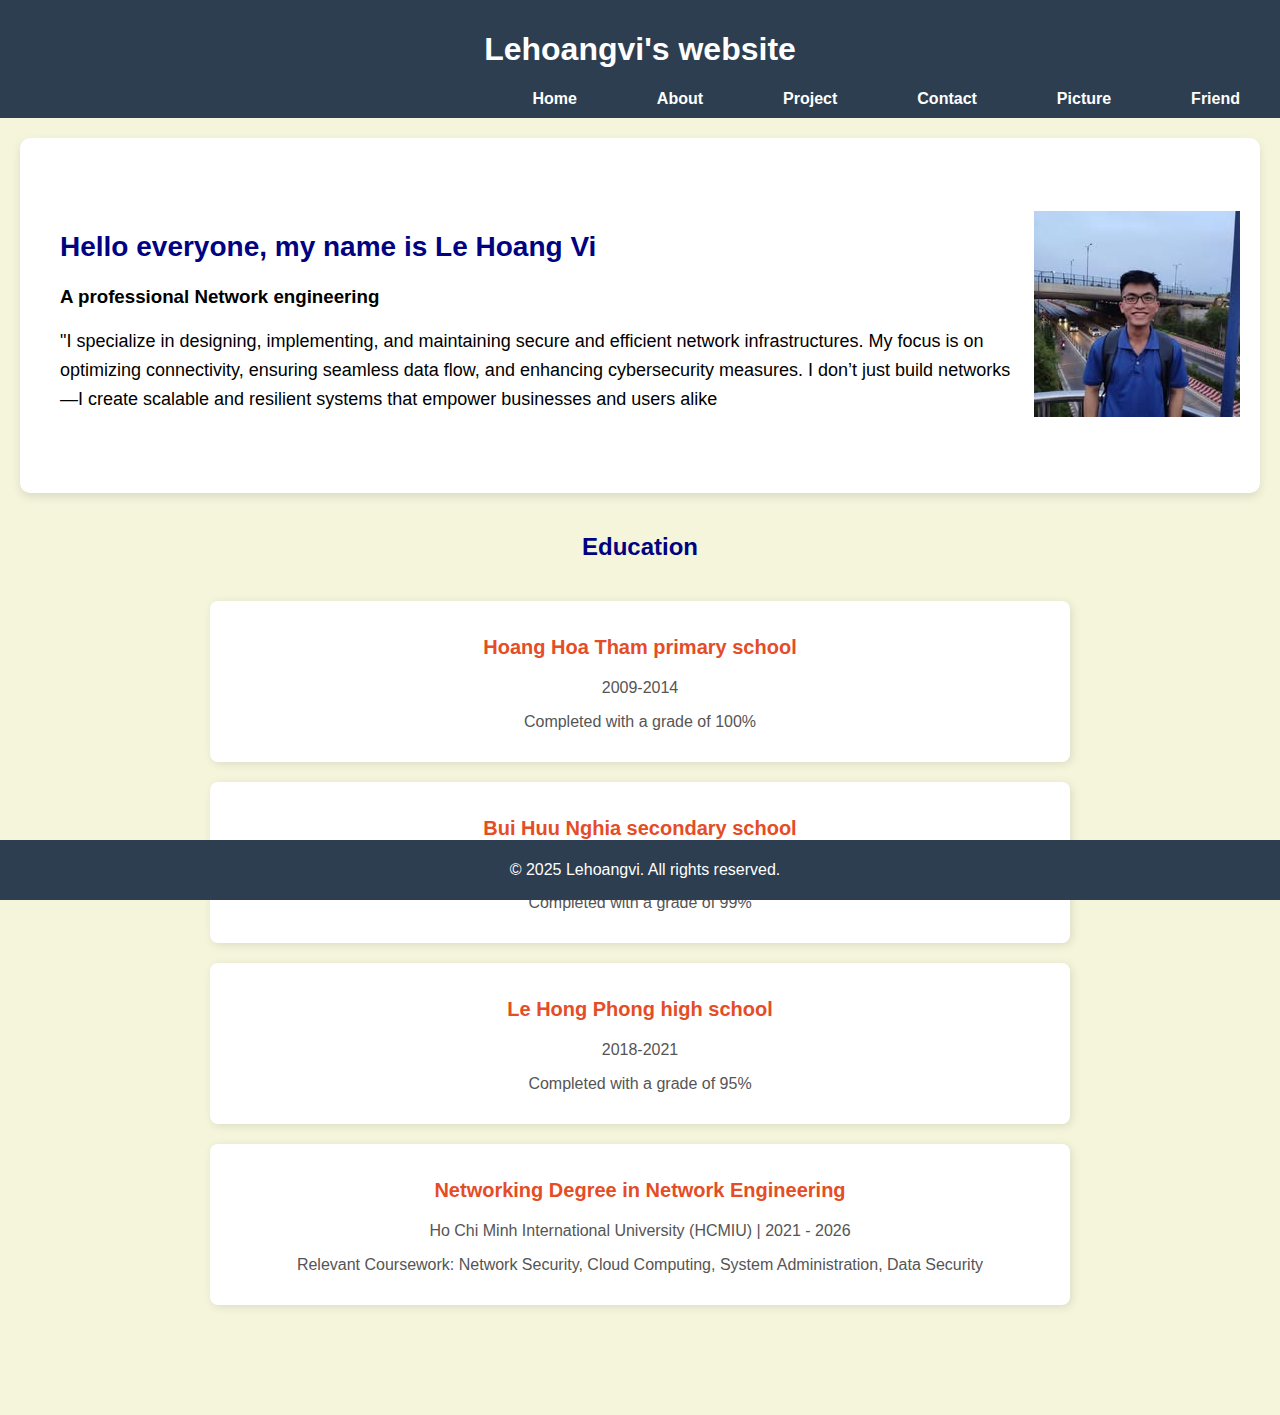
<file: index.html>
<!DOCTYPE html>
<html lang="en">
<head>
    <meta charset="UTF-8">
    <meta name="viewport" content="width=device-width, initial-scale=1.0">
    <title>My Website</title> 
    <link rel="stylesheet" href="styles.css"> 
    <!-- <link rel="stylesheet" href="./style-picture.css"> --> 
    <link rel="stylesheet" href="https://cdnjs.cloudflare.com/ajax/libs/font-awesome/6.7.2/css/all.min.css" integrity="sha512-Evv84Mr4kqVGRNSgIGL/F/aIDqQb7xQ2vcrdIwxfjThSH8CSR7PBEakCr51Ck+w+/U6swU2Im1vVX0SVk9ABhg==" crossorigin="anonymous" referrerpolicy="no-referrer" />
</head>
<body> 
    <header> 
        <h1>Lehoangvi's website</h1>  
        <nav>
            <ul>
                <li><a href="index.html">Home</a></li>
                <li><a href="about.html">About</a></li> 
                <li><a href="project.html">Project</a></li>
                <li><a href="contact.html">Contact</a></li> 
                <li><a href="pictures.html">Picture</a></li> 
                <li><a href="friends.html">Friend</a></li>  <!-- Added Login link -->
            </ul>
        </nav>
    </header> 

    <main> 
        <section class="intro"> 
            <section class="intro-text">
                <h2>Hello everyone, my name is Le Hoang Vi</h2>
                <h3 class="animated-text">
                    A professional <span class="highlight">Network engineering</span>
                </h3>
                <p>
                    "I specialize in designing, implementing, and maintaining secure and efficient network infrastructures. My focus is on optimizing connectivity, ensuring seamless data flow, and enhancing cybersecurity measures. I don’t just build networks—I create scalable and resilient systems that empower businesses and users alike
                </p> 
            </section> 
            <section class="intro-Image"> 
                <img src="./images/My-image-1.jpg" alt="Network Engineering">

            </section>
        </section> 

        <section id="education">
            <h2>Education</h2>  
            <div class="education-item">
                <div class="education-item-1"> 
                    <h3>Hoang Hoa Tham primary school</h3> 
                    <p>2009-2014</p> 
                    <p>Completed with a grade of 100%</p> 
                </div> 

                <div class="education-item-2">
                    <h3>Bui Huu Nghia secondary school</h3>
                    <p>2014-2018</p>
                    <p>Completed with a grade of 99%</p>
                </div> 

                <div class="education-item-3"> 
                    <h3>Le Hong Phong high school</h3> 
                    <p>2018-2021</p> 
                    <p>Completed with a grade of 95%</p>
                </div>
                <div class="education-item-4">
                    <h3>Networking Degree in Network Engineering</h3>
                    <p>Ho Chi Minh International University (HCMIU) | 2021 - 2026</p>
                    <p>Relevant Coursework: Network Security, Cloud Computing, System Administration, Data Security</p>
                </div> 
            </div>   

            
        </section>
        
        
    </main> 

    <footer> 
        <p>&copy; 2025 Lehoangvi. All rights reserved.</p>
    </footer>
    
</body>
</html>
</file>
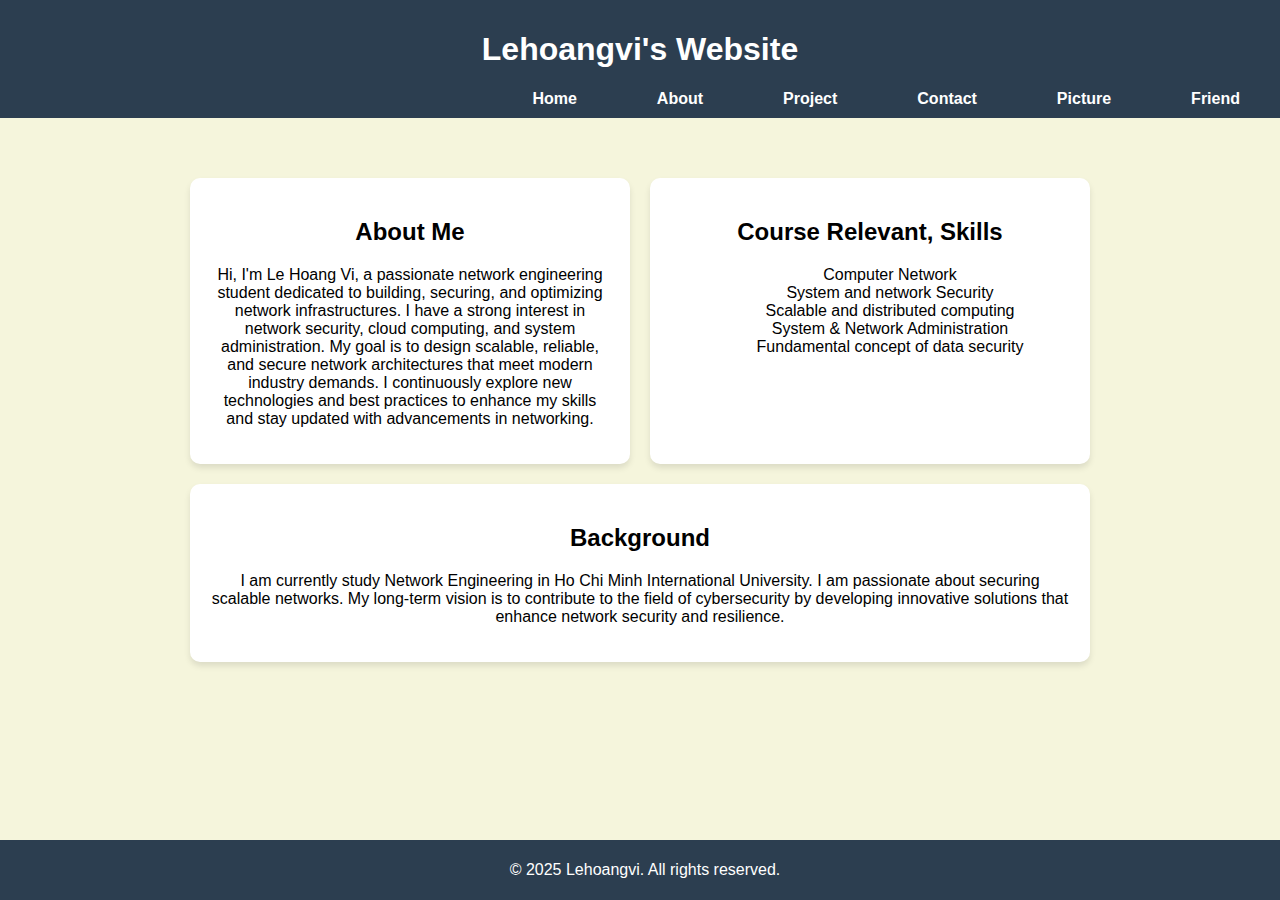
<file: about.html>
<!DOCTYPE html>
<html lang="en">
<head>
    <meta charset="UTF-8">
    <meta name="viewport" content="width=device-width, initial-scale=1.0">
    <title>About</title> 
    <link rel="stylesheet" href="./About.css">
    <link rel="stylesheet" href="./styles.css">
    <link rel="stylesheet" href="https://cdnjs.cloudflare.com/ajax/libs/font-awesome/6.7.2/css/all.min.css" integrity="sha512-Evv84Mr4kqVGRNSgIGL/F/aIDqQb7xQ2vcrdIwxfjThSH8CSR7PBEakCr51Ck+w+/U6swU2Im1vVX0SVk9ABhg==" crossorigin="anonymous" referrerpolicy="no-referrer" />
</head>
<body> 
    <header> 
        <h1>Lehoangvi's Website</h1>
        <nav>
            <ul>
                <li><a href="index.html">Home</a></li>
                <li><a href="about.html">About</a></li> 
                <li><a href="project.html">Project</a></li>
                <li><a href="contact.html">Contact</a></li> 
                <li><a href="pictures.html">Picture</a></li> 
                <li><a href="friends.html">Friend</a></li>
            </ul>
        </nav>
    </header>   

    <main class="about-container">
        <section class="box about-me">
            <h2>About Me</h2> 
            <p>Hi, I'm Le Hoang Vi, a passionate network engineering student dedicated to building, securing, and optimizing network infrastructures. I have a strong interest in network security, cloud computing, and system administration. My goal is to design scalable, reliable, and secure network architectures that meet modern industry demands. I continuously explore new technologies and best practices to enhance my skills and stay updated with advancements in networking.</p>
        </section>

        <section class="box course-skills">
            <h2>Course Relevant, Skills</h2>
            <ul style="list-style-type: none;">
                <li>Computer Network</li>
                <li>System and network Security</li>
                <li>Scalable and distributed computing</li>
                <li>System & Network Administration</li>
                <li>Fundamental concept of data security </li>
            </ul>
        </section>

        <section class="box background">
            <h2>Background</h2>
            <p>I am currently study Network Engineering in Ho Chi Minh International University. I am passionate about securing scalable networks. My long-term vision is to contribute to the field of cybersecurity by developing innovative solutions that enhance network security and resilience.</p>
        </section> 

        
    </main>

    <footer> 
        <p>&copy; 2025 Lehoangvi. All rights reserved.</p>
    </footer>
</body>
</html>
</file>
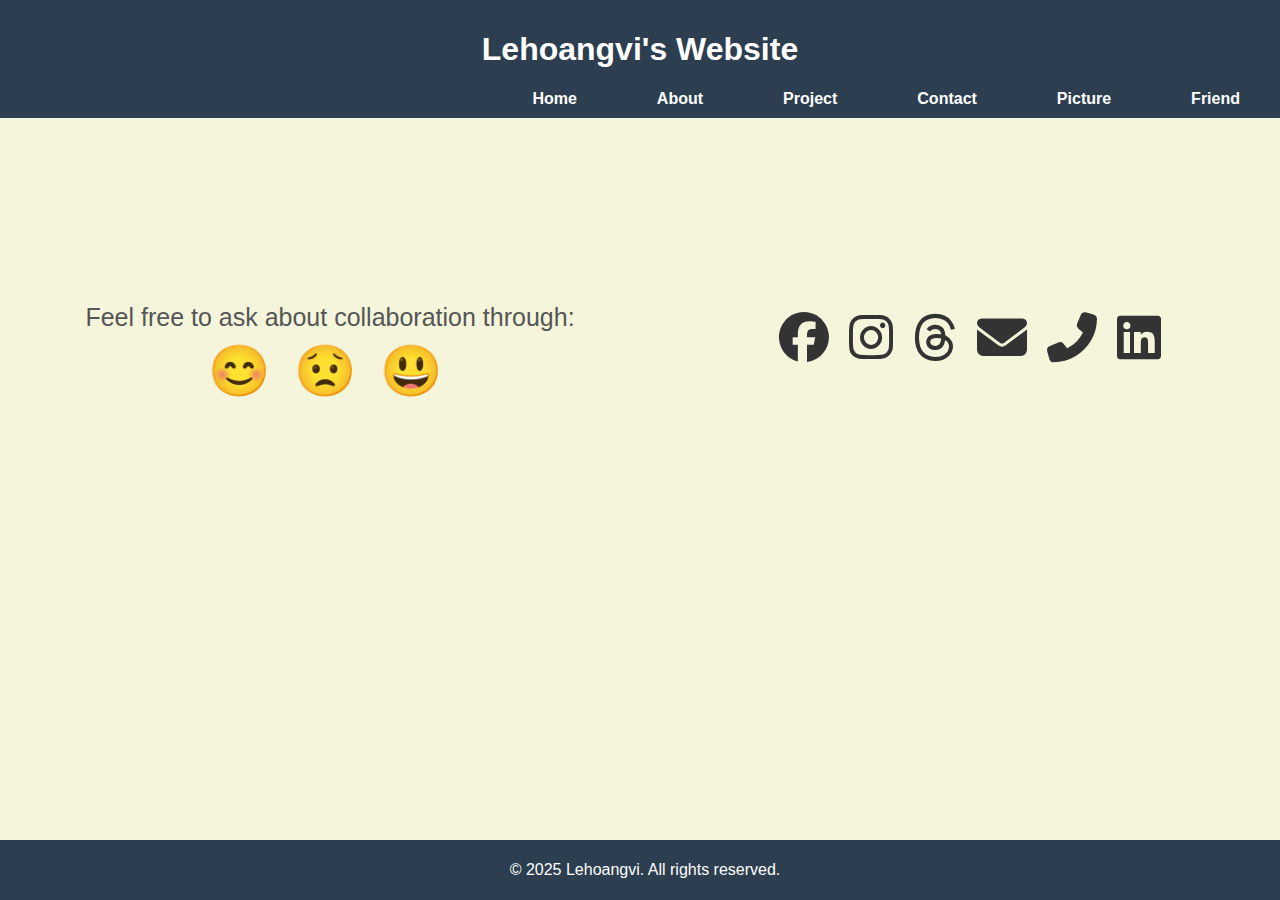
<file: contact.html>
<!DOCTYPE html>
<html lang="en">
<head>
    <meta charset="UTF-8">
    <meta name="viewport" content="width=device-width, initial-scale=1.0">
    <title>Contact</title> 
    <link rel="stylesheet" href="./styles.css"> 
    <link rel="stylesheet" href="./Contact.css"> 
    <link rel="stylesheet" href="https://cdnjs.cloudflare.com/ajax/libs/font-awesome/6.7.2/css/all.min.css" integrity="sha512-Evv84Mr4kqVGRNSgIGL/F/aIDqQb7xQ2vcrdIwxfjThSH8CSR7PBEakCr51Ck+w+/U6swU2Im1vVX0SVk9ABhg==" crossorigin="anonymous" referrerpolicy="no-referrer" />
</head>
<body> 
    <header> 
        <h1>Lehoangvi's Website</h1>
        <nav>
            <ul>
                <li><a href="index.html">Home</a></li>
                <li><a href="about.html">About</a></li> 
                <li><a href="project.html">Project</a></li>
                <li><a href="contact.html">Contact</a></li> 
                <li><a href="pictures.html">Picture</a></li> 
                <li><a href="friends.html">Friend</a></li>
            </ul>
        </nav>
    </header>  

    <section id="contact">
        <div class="contact-left">
            <p>Feel free to ask about collaboration through:</p>
            <div class="emoji-list">
                <span>😊</span>
                <span>😟</span>
                <span>😃</span>
            </div>
        </div>  

        <div class="contact-right">
            <ul class="social-icons">
                <li>
                    <a href="https://www.facebook.com/lehoangvi.1508" target="_blank" class="facebook">
                        <i class="fa-brands fa-facebook"></i>
                    </a>
                </li>
                <li>
                    <a href="https://www.instagram.com/duckcutevi1508/" target="_blank" class="instagram">
                        <i class="fa-brands fa-instagram"></i>
                    </a>
                </li>
                <li>
                    <a href="https://www.threads.net/@duckcutevi1508" target="_blank" class="threads">
                        <i class="fa-brands fa-threads"></i>
                    </a>
                </li>
                <li>
                    <a href="mailto:lehoangvi.work@gmail.com" class="gmail">
                        <i class="fa-solid fa-envelope"></i>
                    </a>
                </li> 
                <li> 
                    <a href="tel:0824318186" class="phone">
                        <i class="fa-solid fa-phone-alt"></i>
                    </a> 
                </li> 
                <li>
                    <a href="https://www.linkedin.com/in/l%C3%AA-ho%C3%A0ng-v%C4%A9-b9ab7121a/" target="_blank" class="linkedin">
                        <i class="fa-brands fa-linkedin"></i>
                    </a>
                </li>
            </ul>
            
        </div>
    </section>

    <footer> 
        <p>&copy; 2025 Lehoangvi. All rights reserved.</p>
    </footer>
</body>
</html>
</file>
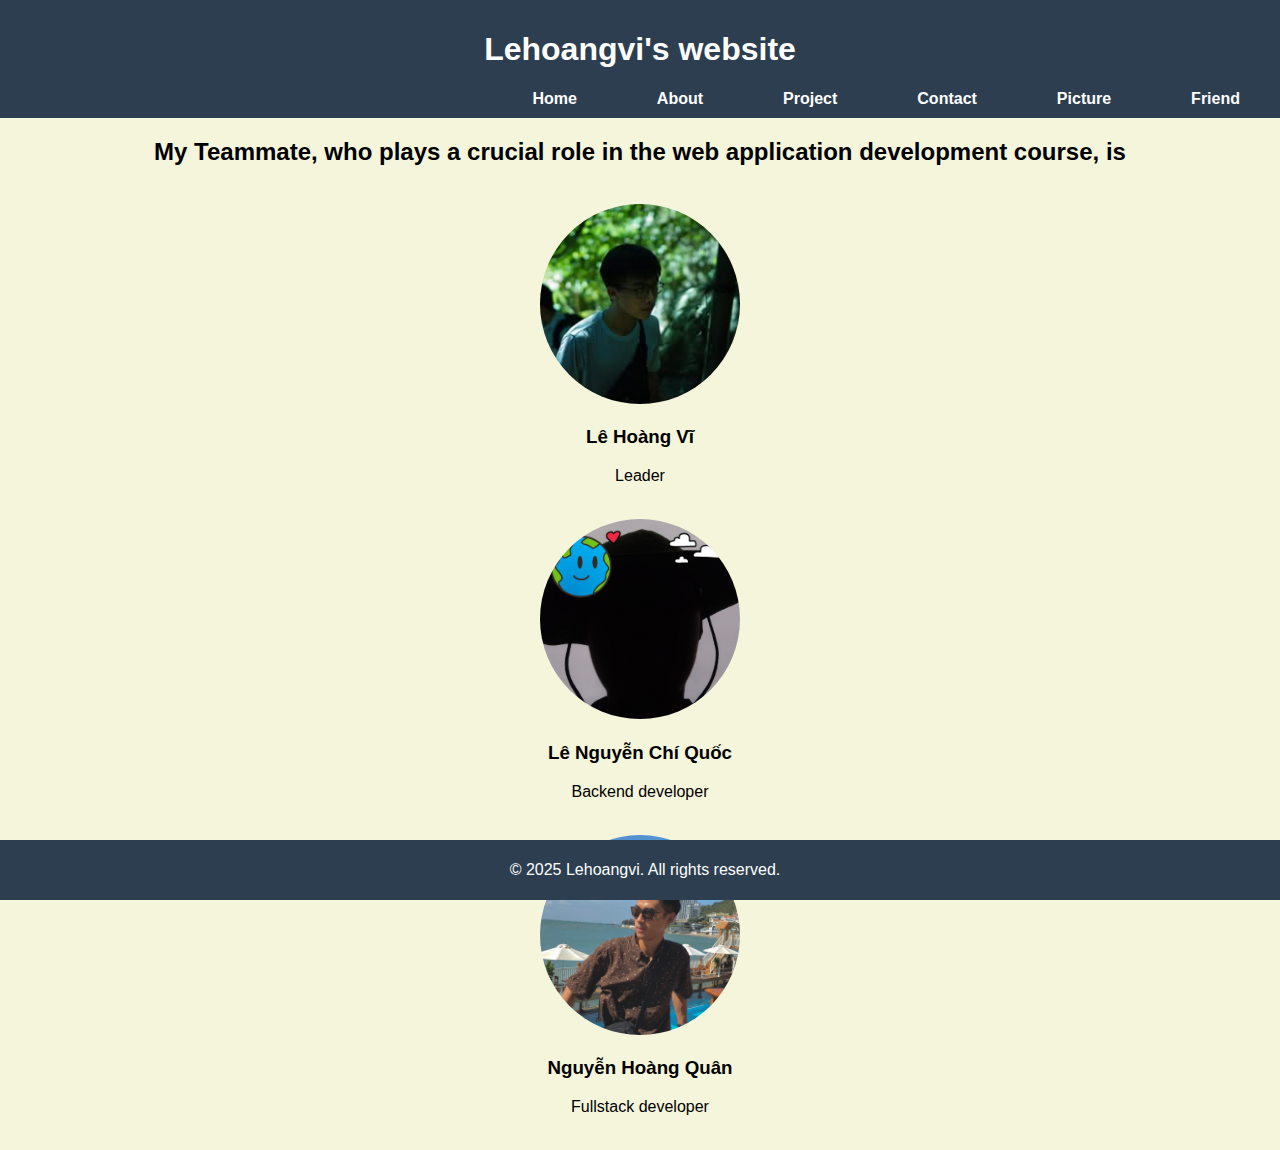
<file: friends.html>
<!DOCTYPE html>
<html lang="en">
<head>
    <meta charset="UTF-8">
    <meta name="viewport" content="width=device-width, initial-scale=1.0">
    <title>Friends</title>
    <link rel="stylesheet" href="styles.css"> <!-- Link to the CSS file --> 
    <!-- <link rel="stylesheet" href="./style-picture.css"> --> 

    <style> 
        section img{ 
            width: 200px;
            height: 200px;
            object-fit: cover;
            border-radius: 50%;
        }
    </style>
</head> 


<body> 

    <header> 
        <h1>Lehoangvi's website</h1>
        <nav>
            <ul>
                <li><a href="index.html">Home</a></li>
                <li><a href="about.html">About</a></li> 
                <li><a href="project.html">Project</a></li>
                <li><a href="contact.html">Contact</a></li> 
                <li><a href="pictures.html">Picture</a></li> 
                <li><a href="friends.html">Friend</a></li>  <!-- Added Login link -->
            </ul>
        </nav>
    </header> 

    <section id="friends">
        <h2>My Teammate, who plays a crucial role in the web application development course, is</h2>
        <div class="friends-container"> 
            <br>
            <div class="friend-card">
                <img src="./images/My-image-2.jpg" alt="Friend 1">
                <h3>Lê Hoàng Vĩ</h3>
                <p>Leader</p>
            </div> 
            <br>

            <div class="friend-card">
                <img src="./images/Friend-1.jpg" alt="Friend 2">
                <h3>Lê Nguyễn Chí Quốc</h3>
                <p>Backend developer</p>
            </div> 
            <br>

            <div class="friend-card">
                <img src="./images/friend-2.jpg" alt="Friend 3">
                <h3>Nguyễn Hoàng Quân</h3>
                <p>Fullstack developer</p>
            </div> 
            <br>
        </div>
    </section> 

    <footer>
        <p>&copy; 2025 Lehoangvi. All rights reserved.</p>
    </footer>  <!-- Added footer with copyright information -->

</body>
</html>
</file>
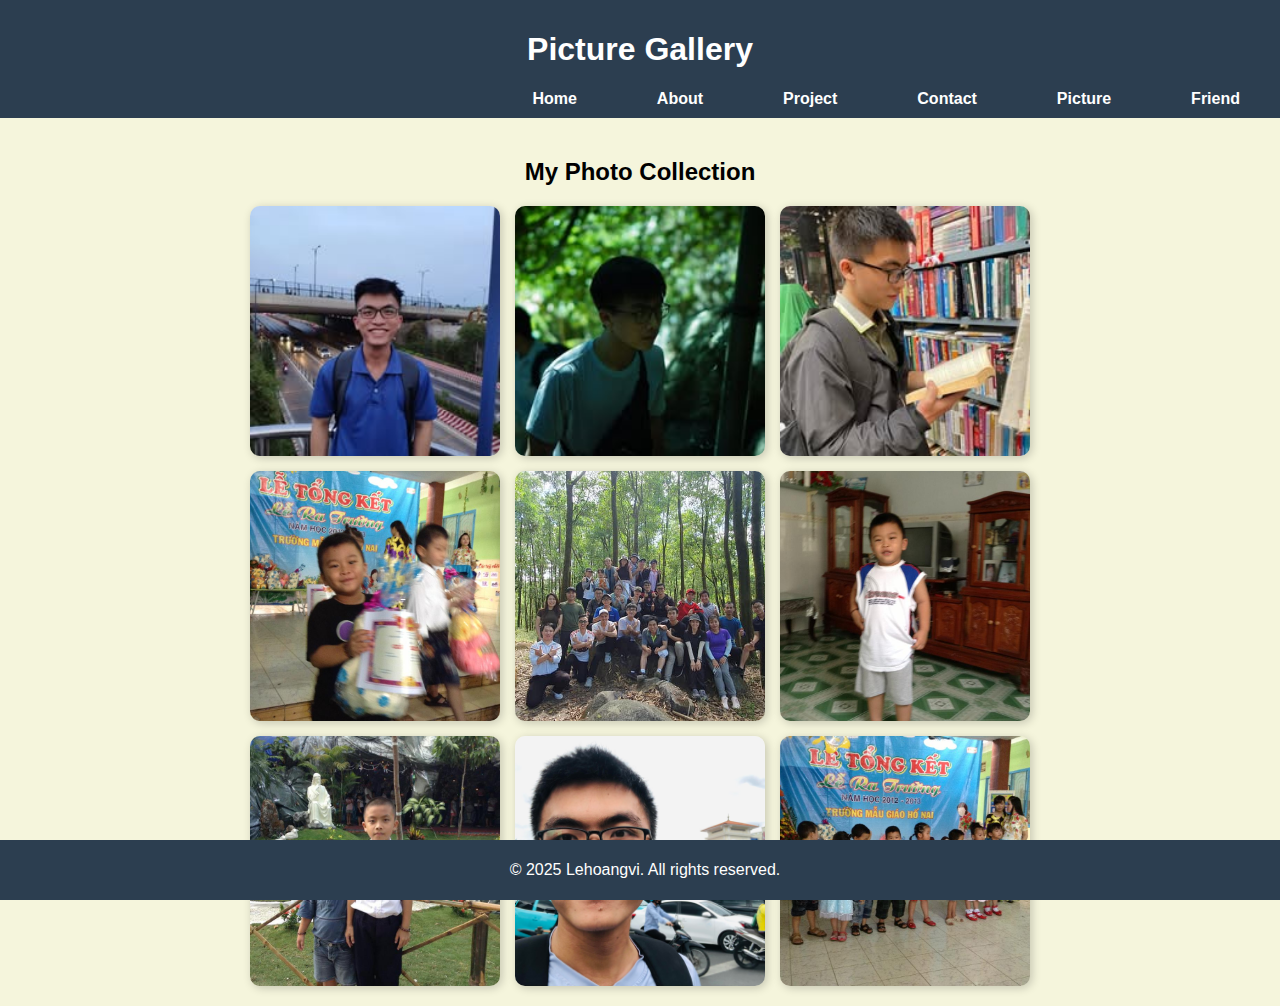
<file: pictures.html>
<!DOCTYPE html>
<html lang="en">
<head>
    <meta charset="UTF-8">
    <meta name="viewport" content="width=device-width, initial-scale=1.0">
    <title>Picture Gallery</title>
    <link rel="stylesheet" href="styles.css"> 
    <link rel="stylesheet" href="./style-picture.css">
</head>
<body>

    <header>
        <h1>Picture Gallery</h1>
        <nav>
            <ul>
                <li><a href="index.html">Home</a></li>
                <li><a href="about.html">About</a></li> 
                <li><a href="project.html">Project</a></li>
                <li><a href="contact.html">Contact</a></li> 
                <li><a href="pictures.html">Picture</a></li> 
                <li><a href="friends.html">Friend</a></li>  <!-- Added Login link -->
            </ul>
        </nav>
    </header>

    <section id="gallery">
        <h2>My Photo Collection</h2>
        <div class="gallery-container">
            <div class="image-box">
                <img src="./images/My-image-1.jpg" alt="Photo 1">
            </div>
            <div class="image-box">
                <img src="./images/My-image-2.jpg" alt="Photo 2">
            </div>
            <div class="image-box">
                <img src="./images/My-image-4.jpg" alt="Photo 3">
            </div>
            <div class="image-box">
                <img src="./images/My-image-8.jpg" alt="Photo 4">
            </div>  
            <div class="image-box">
                <img src="./images/My-image-9.jpg" alt="Photo 4">
            </div> 

            <div class="image-box">
                <img src="./images/My-image.jpg" alt="Photo 4">
            </div> 
            <div class="image-box">
                <img src="./images/Myimage6.jpg" alt="Photo 4">
            </div>  
            <div class="image-box">
                <img src="./images/My-profile-image.jpg" alt="Photo 4">
            </div> 

            <div class="image-box">
                <img src="./images/My-image8.jpg" alt="Photo 4">
            </div> 

        </div>
    </section>

    <footer>
        <p>&copy; 2025 Lehoangvi. All rights reserved.</p>
    </footer>

</body>
</html>
</file>
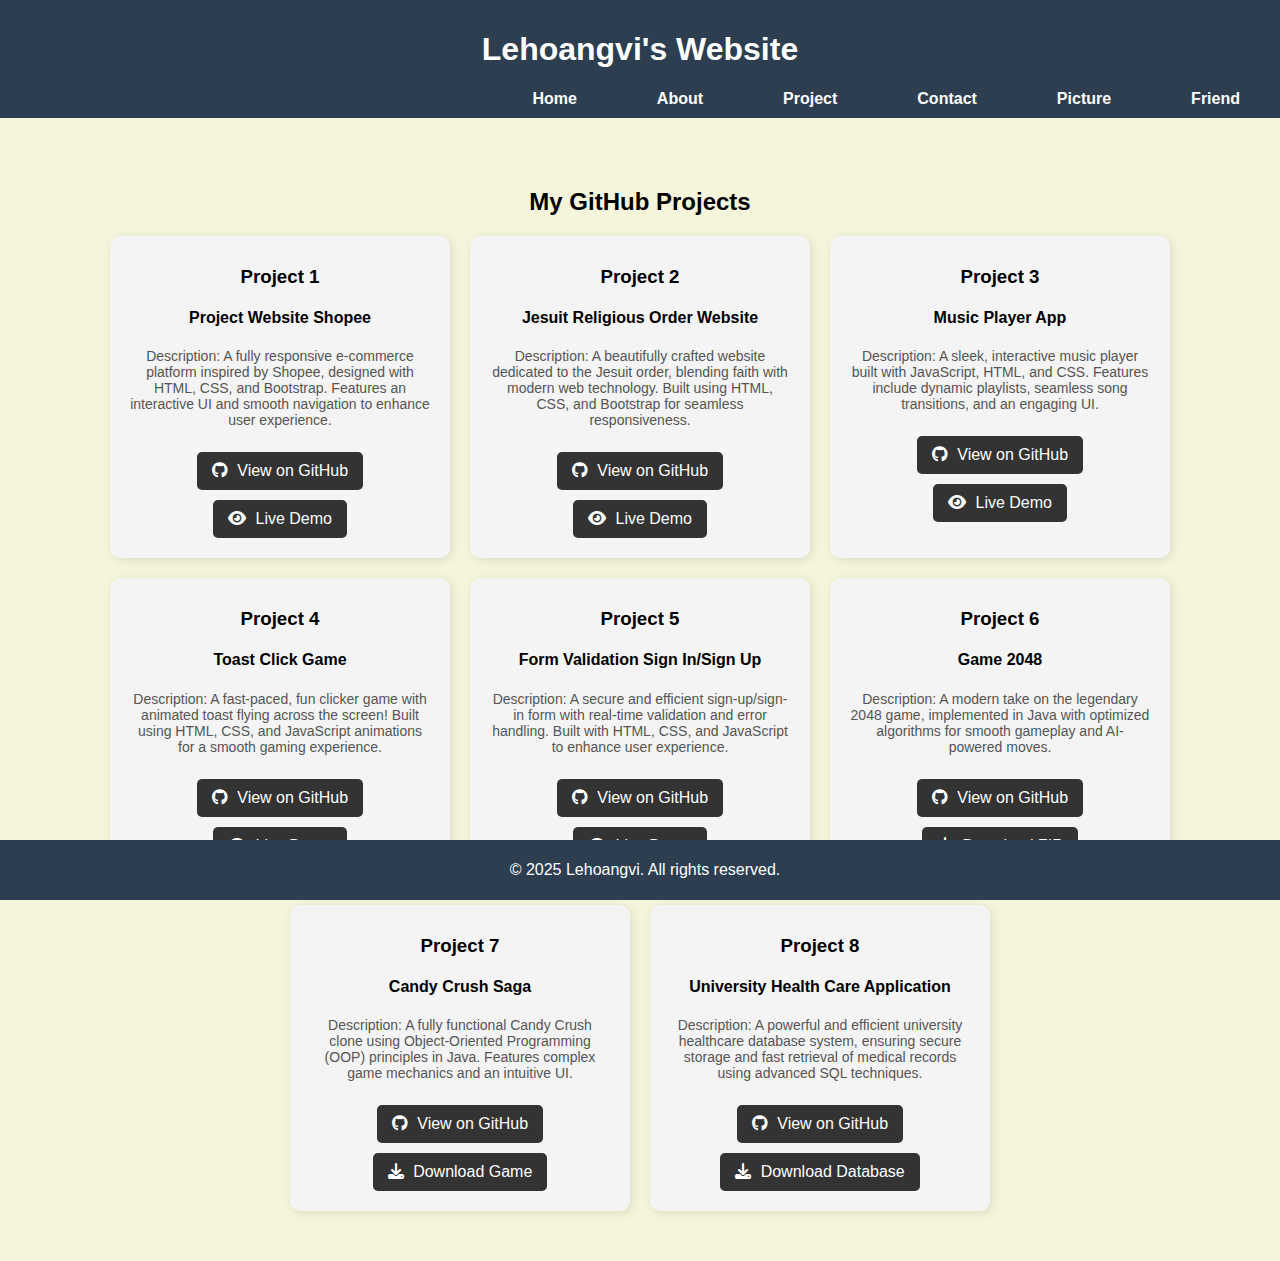
<file: project.html>
<!DOCTYPE html>
<html lang="en">
<head>
    <meta charset="UTF-8">
    <meta name="viewport" content="width=device-width, initial-scale=1.0">
    <title>Services</title> 
    <link rel="stylesheet" href="./styles.css">  
    <link rel="stylesheet" href="./Project.css">
    <link rel="stylesheet" href="https://cdnjs.cloudflare.com/ajax/libs/font-awesome/6.7.2/css/all.min.css" integrity="sha512-Evv84Mr4kqVGRNSgIGL/F/aIDqQb7xQ2vcrdIwxfjThSH8CSR7PBEakCr51Ck+w+/U6swU2Im1vVX0SVk9ABhg==" crossorigin="anonymous" referrerpolicy="no-referrer" />
</head>
<body> 
    <header> 
        <h1>Lehoangvi's Website</h1>
        <nav>
            <ul>
                <li><a href="index.html">Home</a></li>
                <li><a href="about.html">About</a></li>
                <li><a href="project.html">Project</a></li>
                <li><a href="contact.html">Contact</a></li> 
                <li><a href="pictures.html">Picture</a></li> 
                <li><a href="friends.html">Friend</a></li>  
            </ul>
        </nav>
    </header>  

    <section id="projects">
        <h2>My GitHub Projects</h2>
        <div class="project-container">
    
            <div class="project-card">
                <h3>Project 1</h3> 
                <h4>Project Website Shopee</h4>
                <p>Description: A fully responsive e-commerce platform inspired by Shopee, designed with HTML, CSS, and Bootstrap. Features an interactive UI and smooth navigation to enhance user experience.</p>
                <a href="https://github.com/lehoangvi123/Project-Web-Shopee-Website/tree/master" target="_blank">
                    <i class="fa-brands fa-github"></i> View on GitHub
                </a> 
                <a href="https://lehoangvi123.github.io/Project-Web-Shopee-Website/BuildWebShoppe.html" target="_blank" class="btn demo-btn">
                    <i class="fa-solid fa-eye"></i> Live Demo
                </a>
            </div>
    
            <div class="project-card">
                <h3>Project 2</h3> 
                <h4>Jesuit Religious Order Website</h4>
                <p>Description: A beautifully crafted website dedicated to the Jesuit order, blending faith with modern web technology. Built using HTML, CSS, and Bootstrap for seamless responsiveness.</p>
                <a href="https://github.com/lehoangvi123/Jesuit-Website" target="_blank">
                    <i class="fa-brands fa-github"></i> View on GitHub
                </a> 
                <a href="https://lehoangvi123.github.io/Jesuit-Website/WebTheBand/" target="_blank" class="btn demo-btn">
                    <i class="fa-solid fa-eye"></i> Live Demo
                </a>
            </div>  
    
            <div class="project-card">
                <h3>Project 3</h3> 
                <h4>Music Player App</h4> 
                <p>Description: A sleek, interactive music player built with JavaScript, HTML, and CSS. Features include dynamic playlists, seamless song transitions, and an engaging UI.</p>
                <a href="https://github.com/lehoangvi123/Music-Player" target="_blank">
                    <i class="fa-brands fa-github"></i> View on GitHub
                </a> 
                <a href="https://lehoangvi123.github.io/CodeMusicPlayer" target="_blank" class="btn demo-btn">
                    <i class="fa-solid fa-eye"></i> Live Demo
                </a>
            </div>  
    
            <div class="project-card">
                <h3>Project 4</h3> 
                <h4>Toast Click Game</h4>
                <p>Description: A fast-paced, fun clicker game with animated toast flying across the screen! Built using HTML, CSS, and JavaScript animations for a smooth gaming experience.</p>
                <a href="https://github.com/YOUR_GITHUB_USERNAME/PROJECT_2" target="_blank">
                    <i class="fa-brands fa-github"></i> View on GitHub
                </a> 
                <a href="https://lehoangvi123.github.io/ToastClick/Toast-message.html" target="_blank" class="btn demo-btn">
                    <i class="fa-solid fa-eye"></i> Live Demo
                </a>
            </div> 
    
            <div class="project-card">
                <h3>Project 5</h3> 
                <h4>Form Validation Sign In/Sign Up</h4>
                <p>Description: A secure and efficient sign-up/sign-in form with real-time validation and error handling. Built with HTML, CSS, and JavaScript to enhance user experience.</p>
                <a href="https://github.com/lehoangvi123/FormValidation" target="_blank">
                    <i class="fa-brands fa-github"></i> View on GitHub
                </a> 
                <a href="https://lehoangvi123.github.io/FormValidation/Form-validation.html" target="_blank" class="btn demo-btn">
                    <i class="fa-solid fa-eye"></i> Live Demo
                </a>
            </div>
    
            <div class="project-card">
                <h3>Project 6</h3> 
                <h4>Game 2048</h4>
                <p>Description: A modern take on the legendary 2048 game, implemented in Java with optimized algorithms for smooth gameplay and AI-powered moves.</p>
                <a href="https://github.com/thientr18/2048-Super" target="_blank" class="btn github-btn">
                    <i class="fa-brands fa-github"></i> View on GitHub
                </a>
                <a href="https://github.com/thientr18/2048-Super/archive/refs/heads/main.zip" target="_blank" class="btn download-btn">
                    <i class="fa-solid fa-download"></i> Download ZIP
                </a>
            </div>
            
            <div class="project-card">
                <h3>Project 7</h3> 
                <h4>Candy Crush Saga</h4>
                <p>Description: A fully functional Candy Crush clone using Object-Oriented Programming (OOP) principles in Java. Features complex game mechanics and an intuitive UI.</p>
                <a href="https://github.com/tttduong/Candy-Crush-Lab5" target="_blank" class="btn github-btn">
                    <i class="fa-brands fa-github"></i> View on GitHub
                </a>
                <a href="https://github.com/tttduong/Candy-Crush-Lab5/archive/refs/heads/main.zip" 
                   download class="btn download-btn">
                    <i class="fa-solid fa-download"></i> Download Game
                </a>
            </div> 
    
            <div class="project-card">
                <h3>Project 8</h3> 
                <h4>University Health Care Application</h4>
                <p>Description: A powerful and efficient university healthcare database system, ensuring secure storage and fast retrieval of medical records using advanced SQL techniques.</p> 
                <a href="https://github.com/AlexJack2502/UNIVERSITY-HEALTH-CARE-DATABASE" 
                   target="_blank" class="btn github-btn">
                    <i class="fa-brands fa-github"></i> View on GitHub
                </a>
                <a href="https://github.com/AlexJack2502/UNIVERSITY-HEALTH-CARE-DATABASE/archive/refs/heads/main.zip" 
                   download class="btn download-btn">
                    <i class="fa-solid fa-download"></i> Download Database
                </a>
            </div>
            
        </div>
    </section>
    

    <footer> 
        <p>&copy; 2025 Lehoangvi. All rights reserved.</p>
    </footer>
    
</body>
</html>
</file>
<file: styles.css>
html{ 


}

body {
    font-family: Arial, sans-serif;
    background-color: #F5F5DC;
    margin: 0;
    padding: 0;
    text-align: center;
}

header {
    background: #2C3E50;
    color: white;
    padding: 10px;
} 

nav ul{ 
    list-style-type: none;
    margin: 0;
    padding: 0; 
    display: flex; 
    justify-content: right; 
} 

nav ul li{ 
    margin: 0 15px; 
} 

nav ul li a{ 
    text-decoration: none; 
    color: white; 
    font-weight: bold; 
    padding: 10px 15px;  

}   

nav ul li a:hover{ 
    cursor: pointer; 
    background-color: #d6201a; 
    transition: background-color 0.3s ease;
}

.intro p{  
    font-size: 18px; 
    text-align: left; 
    /* max-width: 800px;  */
    margin: 10px auto; 
    line-height: 1.6;
}

header { 
    /* background: #333;  */
    padding: 10px 0; 
    text-align: center;
}

nav a {
    color: white;
    margin: 10px;
    text-decoration: none;
} 

.intro {
    display: flex;
    align-items: center;
    justify-content: center;
    padding: 50px 20px;
    background: #ffffff;
    max-width: 1200px;
    margin: auto;
    border-radius: 10px;
    box-shadow: 0px 4px 10px rgba(0, 0, 0, 0.1);
}

.intro-text {
    flex: 1;
    text-align: left;
    padding: 20px;
}

.intro h2 {
    font-size: 28px;
    color: #000281;
}

main {
    padding: 20px;
} 

#education {
    margin: 50px 0;
    padding: 20px;
    /* background-color: #f4f4f4; */
    border-radius: 10px;
    max-width: 1000px;
    margin: auto;
    /* box-shadow: 0px 4px 10px rgba(0, 0, 0, 0.1); */
}

#education h2 {
    font-size: 24px;
    text-align: center;
    color: #000281;
    margin-bottom: -30px;
}

.education-item {
    display: flex;
    flex-direction: column;
    text-align: center;
    padding: 60px;
}

.education-item div {
    background: white;
    margin: 10px;
    padding: 15px;
    border-radius: 8px;
    box-shadow: 2px 2px 10px rgba(0, 0, 0, 0.1);
}

.education-item h3 {
    color: #e44d26;
    font-size: 20px;
}

.education-item p {
    font-size: 16px;
    color: #555;
}


footer {
    background: #2C3E50;
    color: white;
    padding: 5px;
    position: fixed;
    bottom: 0;
    width: 100%;
}
</file>
<file: style-picture.css>
#gallery {
    padding: 20px;
    text-align: center;
}

.gallery-container {
    display: flex;
    flex-wrap: wrap;
    justify-content: center;
    gap: 15px;
    max-width: 900px;
    margin: 0 auto;
}

.image-box {
    width: 250px;
    height: 250px;
    overflow: hidden;
    border-radius: 10px;
    box-shadow: 2px 2px 10px rgba(0, 0, 0, 0.2);
}

.image-box img {
    width: 100%;
    height: 100%;
    object-fit: cover;
    transition: transform 0.3s ease-in-out;
}

.image-box img:hover {
    transform: scale(1.1);
}
</file>
<file: About.css>
.about-container {
    display: grid;
    grid-template-columns: 1fr 1fr;
    grid-template-rows: auto auto;
    gap: 20px;
    max-width: 900px;
    margin: 40px auto;
}

.box {
    background: white;
    padding: 20px;
    border-radius: 10px;
    box-shadow: 0px 4px 6px rgba(0, 0, 0, 0.1);
}

.about-me {
    grid-column: 1;
    grid-row: 1;
}

.course-skills {
    grid-column: 2;
    grid-row: 1;
}

.background {
    grid-column: span 2;
    grid-row: 2;
    text-align: center;
}
</file>
<file: Contact.css>
/* Contact Section */
#contact {

    display: flex;
    align-items: center;  
    /* justify-content: space-around; */ 
    position: relative;  
    top: 140px;
} 
    

/* Left Side (Text + Emojis) */
.contact-left {
    width: 50%;
    /* text-align: left; */
    padding: 20px;
}

.contact-left p {
    font-size: 25px;
    color: #555;
    margin-bottom: 10px;
}

.emoji-list {
    font-size: 50px;
}

.emoji-list span {
    margin-right: 10px;
}

/* Right Side (Social Icons) */
.contact-right {
    width: 50%;
    display: flex;
    justify-content: center;
}

.social-icons {
    display: flex;
    justify-content: center;
    gap: 20px;
    list-style: none;
    padding: 0;
}

.social-icons li {
    display: inline-block;
}

.social-icons a {
    text-decoration: none;
    font-size: 50px; /* Adjust icon size */
    color: #333;
    transition: color 0.3s ease;
}

.social-icons .facebook:hover {
    color: #1877F2;
}

.social-icons .instagram:hover {
    color: #E1306C;
}

.social-icons .threads:hover {
    color: #000000;
}

.social-icons .gmail:hover {
    color: #D14836;
}
 
.social-icons .linkedin:hover {
    color: #0077B5;
} 

.social-icons .phone:hover {
    color: #00A6ED;
}
</file>
<file: Project.css>
#projects {
    text-align: center;
    padding: 50px 20px;
}

.project-container {
    display: flex;
    justify-content: center;
    gap: 20px;
    flex-wrap: wrap;
}

.project-card {
    background: #f4f4f4;
    padding: 20px;
    border-radius: 10px;
    box-shadow: 2px 2px 10px rgba(0, 0, 0, 0.1);
    width: 300px;
    text-align: center;
}

.project-card h3 {
    margin: 10px 0;
}

.project-card p {
    font-size: 14px;
    color: #555;
}

.project-card a {
    display: inline-block;
    margin-top: 10px;
    padding: 10px 15px;
    background: #333;
    color: white;
    text-decoration: none;
    border-radius: 5px;
    /* transition: 0.3s; */
}

.project-card a:hover {
    background: rgba(0, 0, 0, 0.08);
}

.project-card i {
    margin-right: 5px;
}
</file>
